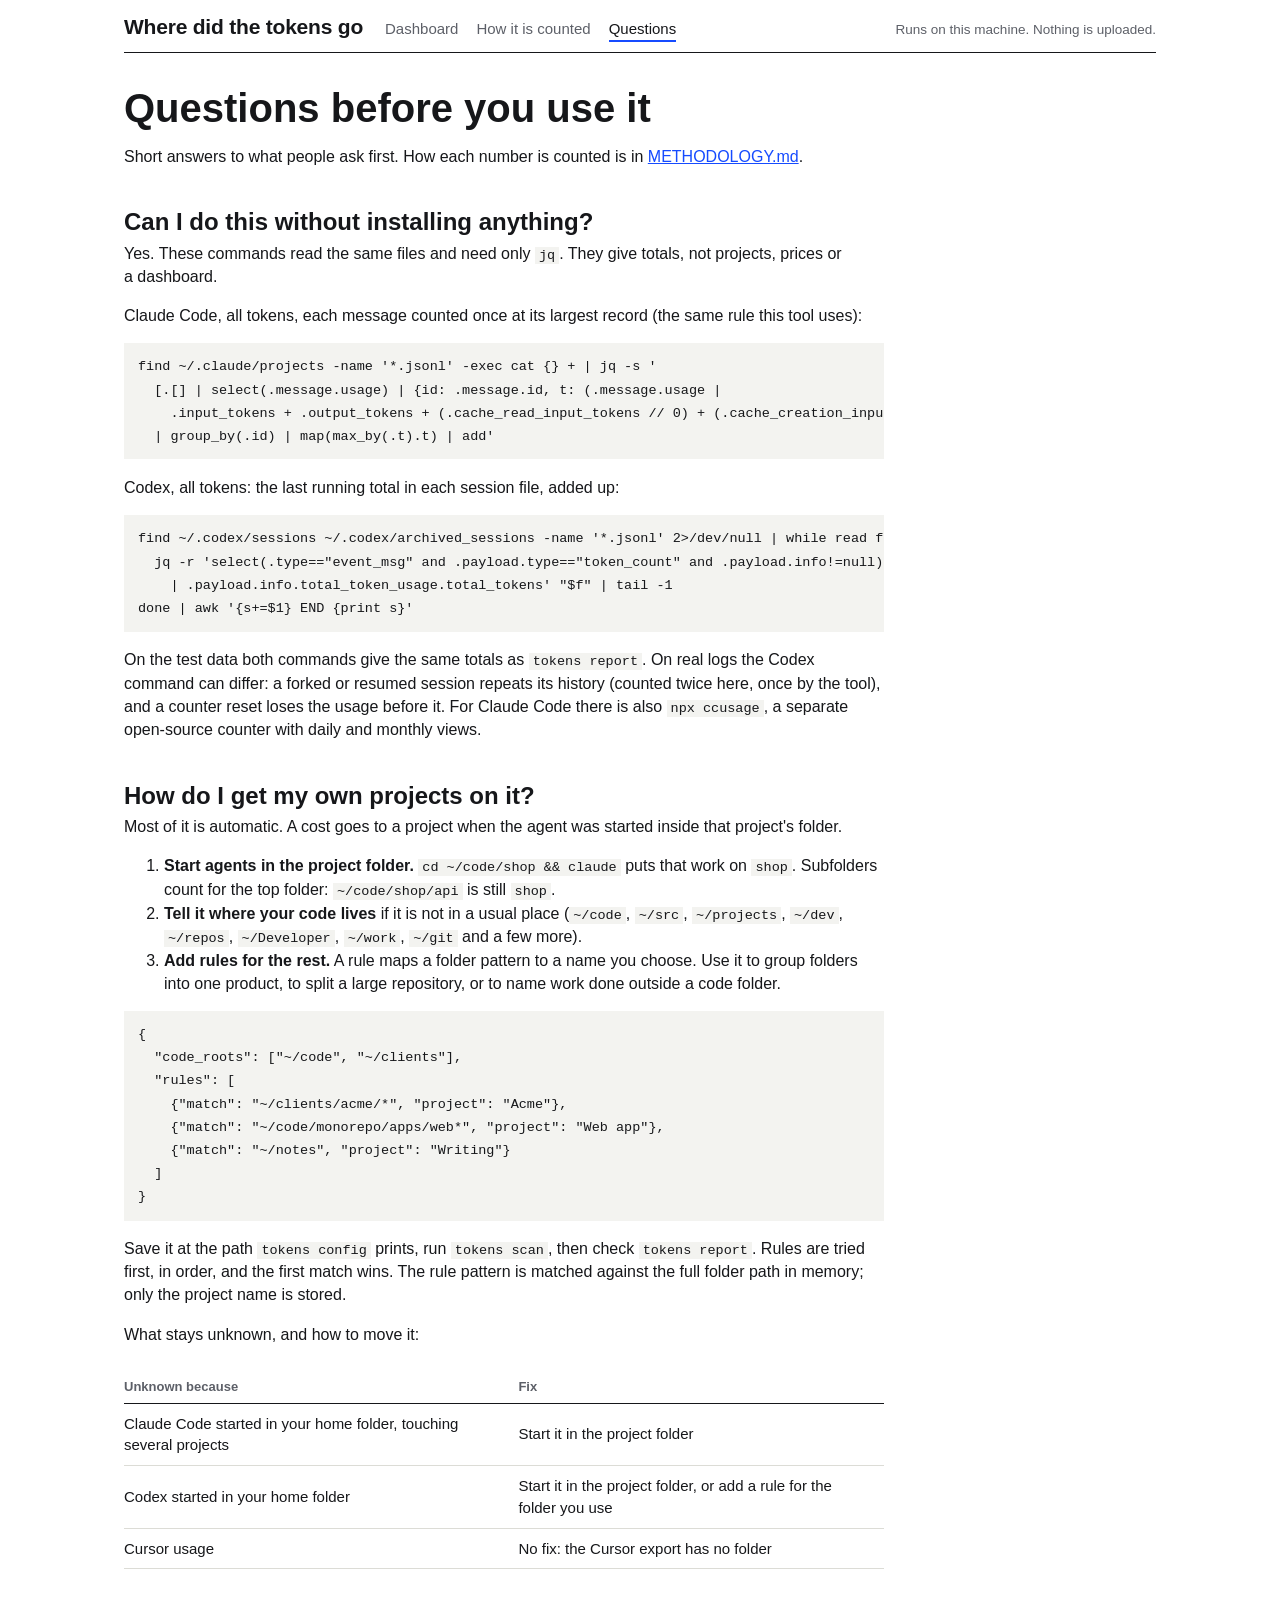
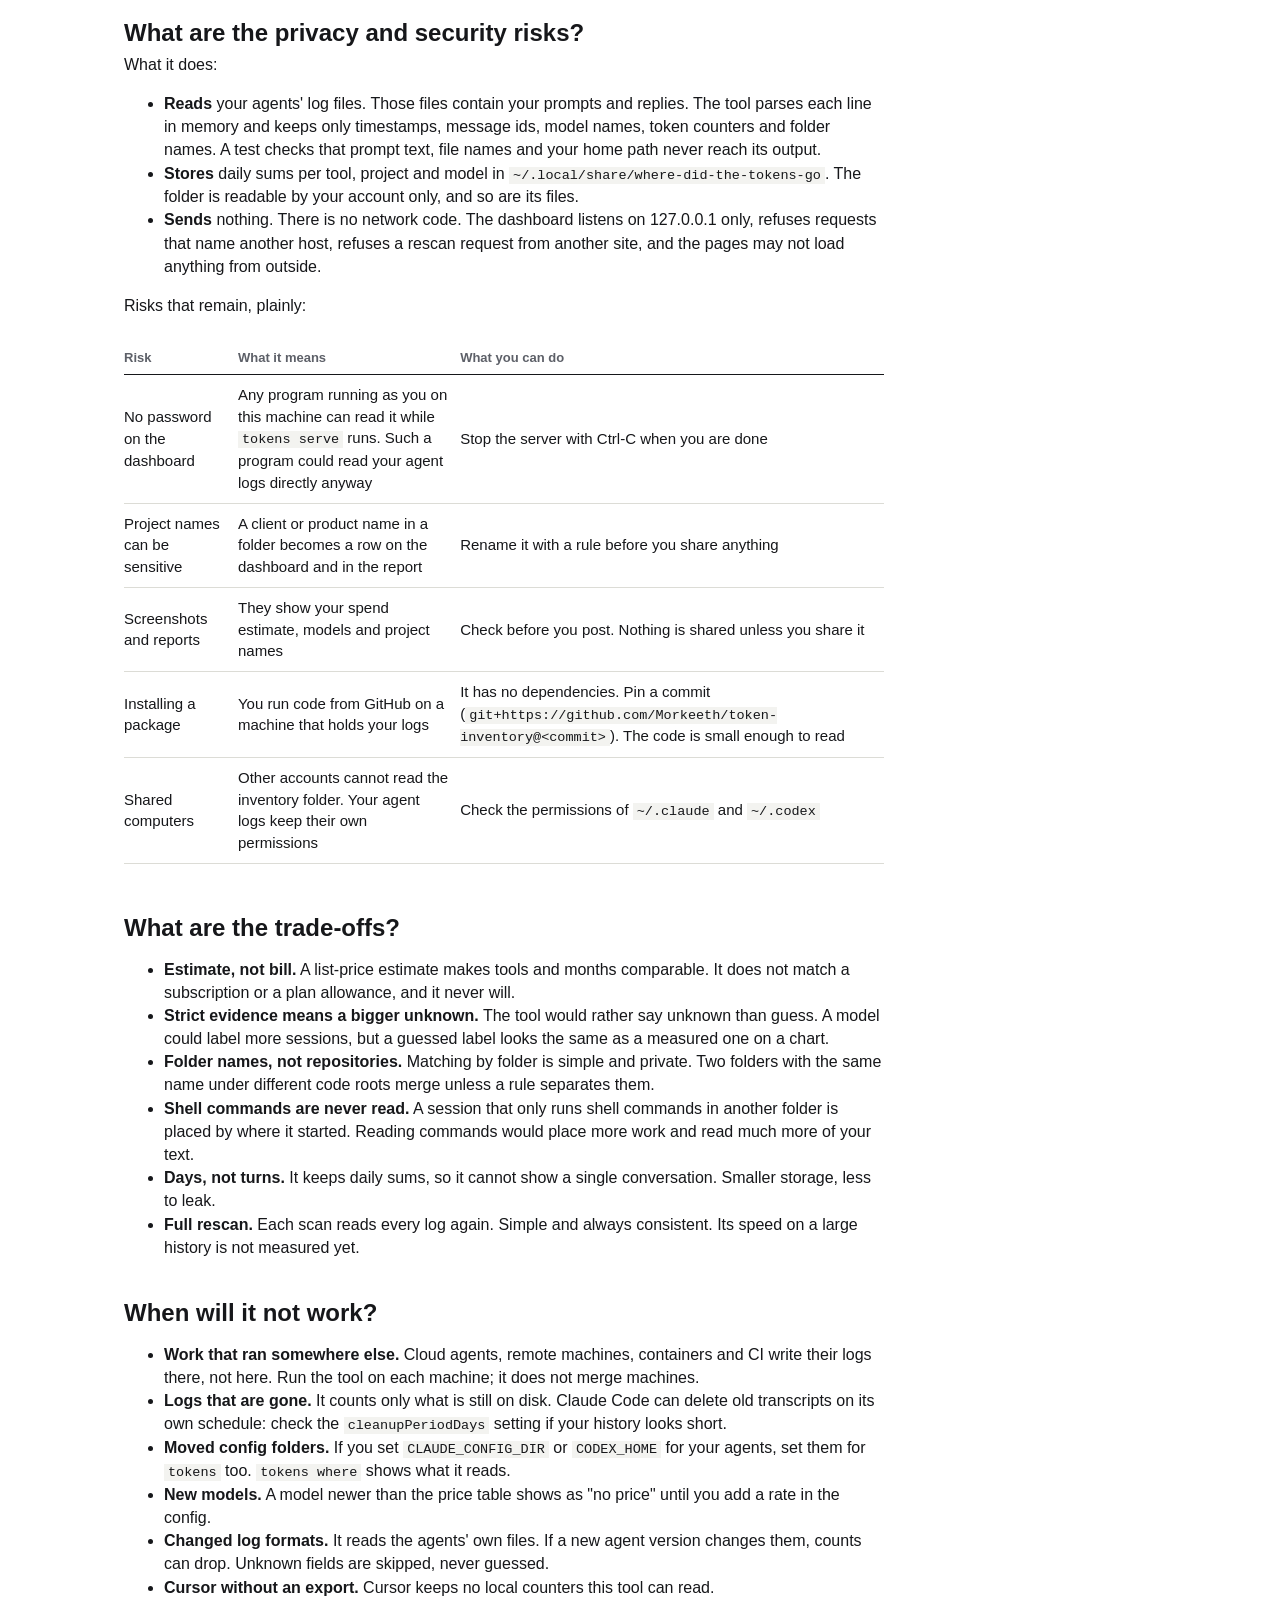
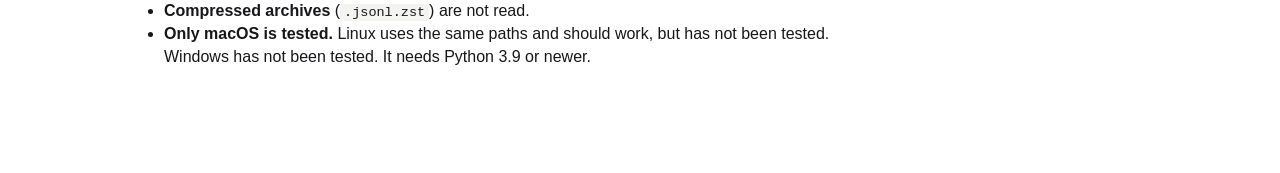
<file: wheretokens/web/guide.html>
<!doctype html>
<html lang="en">
<head>
<meta charset="utf-8">
<meta name="viewport" content="width=device-width,initial-scale=1">
<title>Questions · Where did the tokens go</title>
<link rel="icon" href="data:,">
<link rel="stylesheet" href="style.css">
</head>
<body>
<main>
  <header class="top">
    <h1>Where did the tokens go</h1>
    <nav><a href="./">Dashboard</a><a href="methodology.html">How it is counted</a><a href="guide.html" aria-current="page">Questions</a></nav>
    <span class="private">Runs on this machine. Nothing is uploaded.</span>
  </header>
  <article class="doc" id="doc" data-src="GUIDE.md">Loading…</article>
</main>
<script src="md.js"></script>
</body>
</html>
</file>
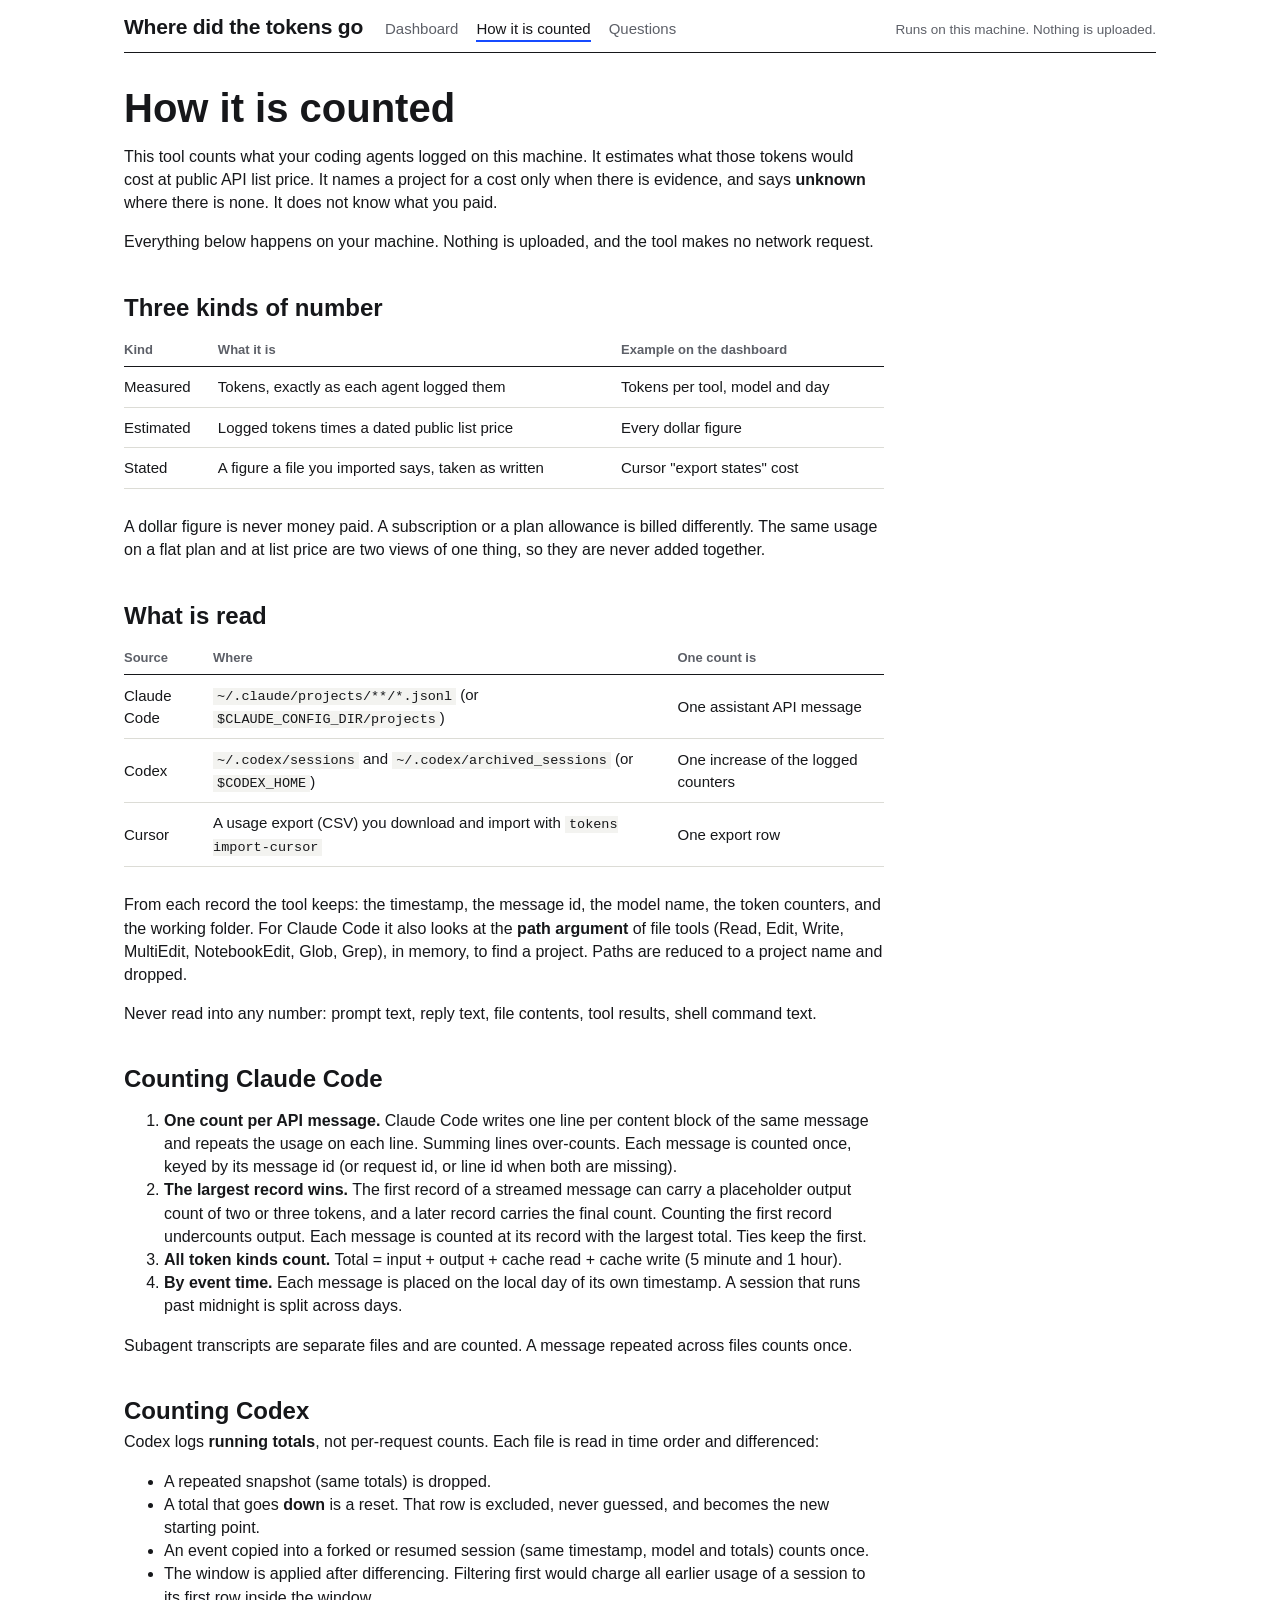
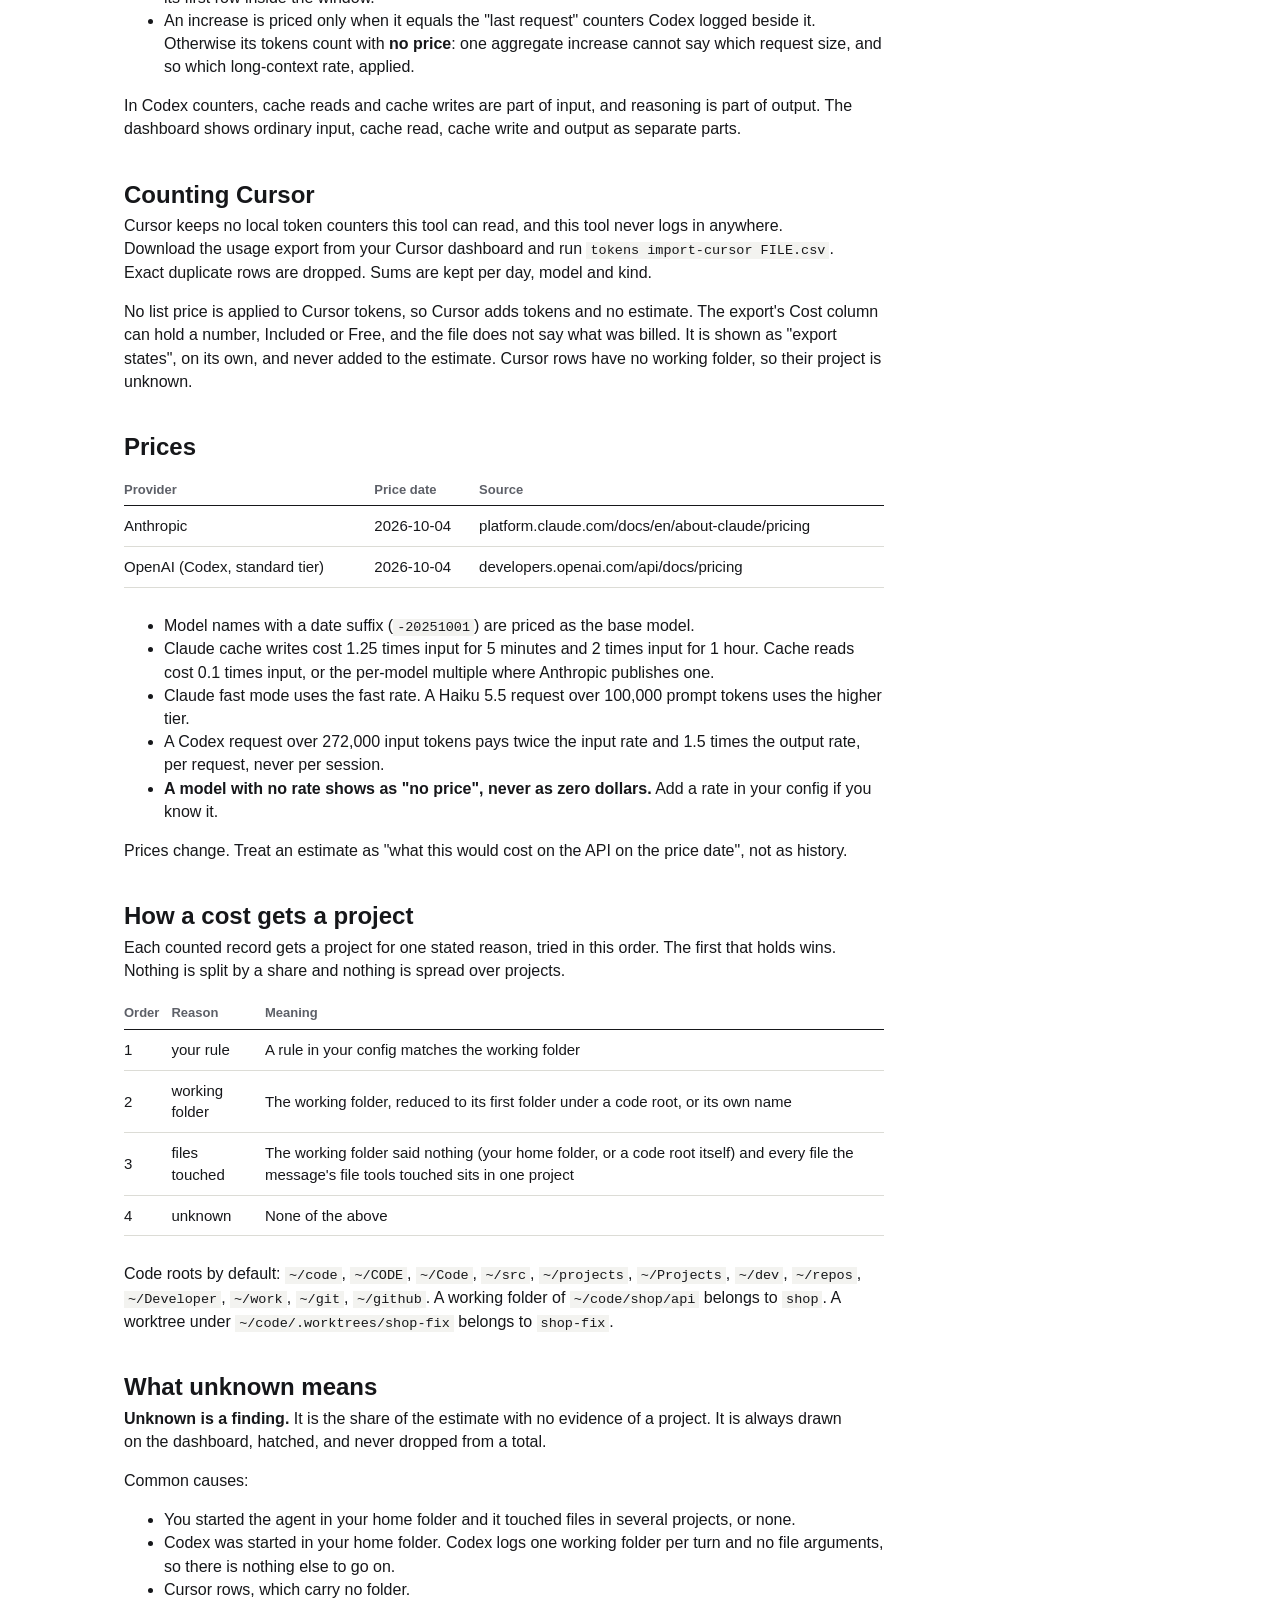
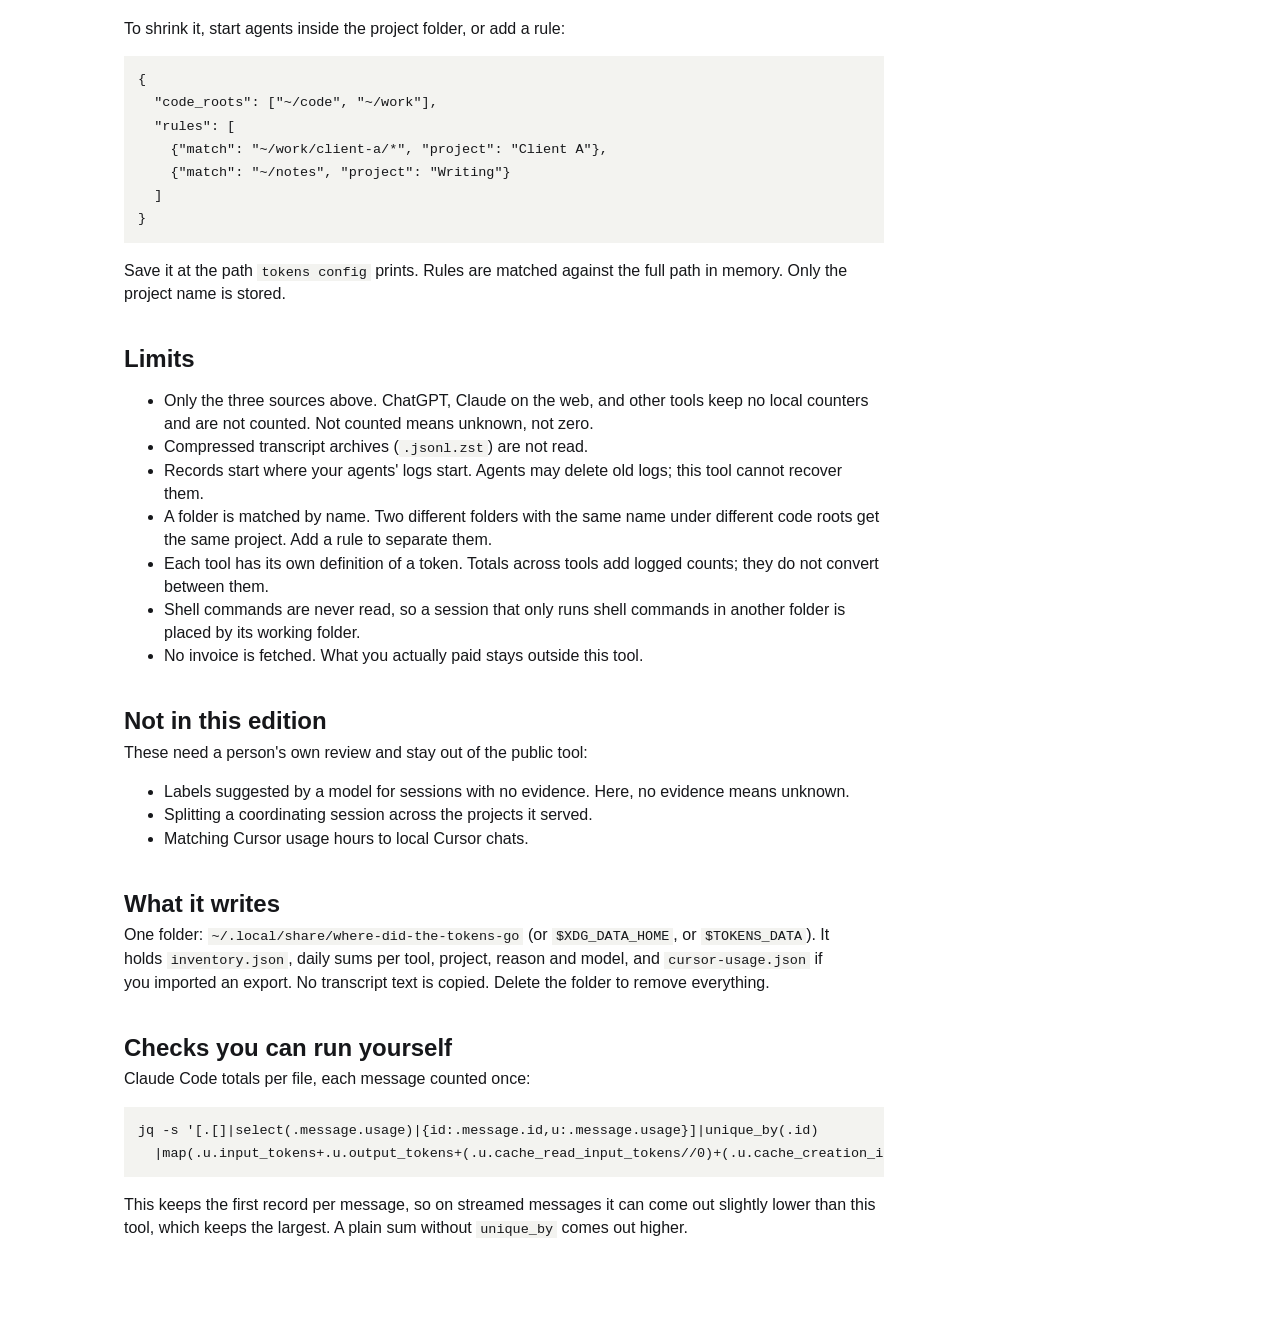
<file: wheretokens/web/methodology.html>
<!doctype html>
<html lang="en">
<head>
<meta charset="utf-8">
<meta name="viewport" content="width=device-width,initial-scale=1">
<title>How it is counted · Where did the tokens go</title>
<link rel="icon" href="data:,">
<link rel="stylesheet" href="style.css">
</head>
<body>
<main>
  <header class="top">
    <h1>Where did the tokens go</h1>
    <nav><a href="./">Dashboard</a><a href="methodology.html" aria-current="page">How it is counted</a><a href="guide.html">Questions</a></nav>
    <span class="private">Runs on this machine. Nothing is uploaded.</span>
  </header>
  <article class="doc" id="doc" data-src="METHODOLOGY.md">Loading the method…</article>
</main>
<script src="md.js"></script>
</body>
</html>
</file>
<file: wheretokens/web/style.css>
:root{
  --ink:#16171a; --soft:#5d6068; --line:#dcdcd6; --ground:#fff; --blue:#164bff;
  --b1:#164bff; --b2:#4f74ff; --b3:#8aa2ff; --b4:#bccaff;
  --cond:'Avenir Next Condensed','Avenir Next','Helvetica Neue',Helvetica,sans-serif;
  --text:'Avenir Next','Helvetica Neue',Helvetica,sans-serif;
  --num:'SF Mono',ui-monospace,Menlo,Consolas,monospace;
}
*{box-sizing:border-box}
html{-webkit-text-size-adjust:100%}
body{margin:0;background:var(--ground);color:var(--ink);font:16px/1.45 var(--text)}
main{max-width:1080px;margin:0 auto;padding:16px 24px 96px}
a{color:var(--blue)}
.top{display:flex;flex-wrap:wrap;gap:6px 22px;align-items:baseline;border-bottom:1px solid var(--ink);padding-bottom:10px}
.top h1{font:600 21px/1 var(--cond);margin:0;letter-spacing:-.01em}
.top nav{display:flex;gap:18px;font-size:15px}
.top nav a{text-decoration:none;color:var(--soft)}
.top nav a[aria-current]{color:var(--ink);border-bottom:2px solid var(--blue)}
.top .private{margin-left:auto;font-size:13.5px;color:var(--soft)}

.head{display:flex;flex-wrap:wrap;justify-content:space-between;align-items:flex-end;gap:18px;margin:34px 0 8px}
.big{font:600 76px/.9 var(--cond);letter-spacing:-.02em;font-variant-numeric:tabular-nums;margin:0}
.big small{display:block;font:400 15px/1.4 var(--text);letter-spacing:0;color:var(--soft);margin-top:10px}
.sub{font-size:15px;color:var(--soft);margin:4px 0 0}
.sub b{color:var(--ink);font-weight:600}
.controls{display:flex;gap:10px;align-items:center}
.seg{display:inline-flex;border:1px solid var(--ink)}
.seg button{font:500 14px var(--text);background:none;border:0;padding:7px 13px;cursor:pointer;color:var(--ink)}
.seg button+button{border-left:1px solid var(--ink)}
.seg button[aria-pressed=true]{background:var(--ink);color:#fff}
.act{font:500 14px var(--text);background:var(--blue);color:#fff;border:0;padding:8px 14px;cursor:pointer}
.act[disabled]{opacity:.55;cursor:default}

/* The one device: the whole window's estimate as one slab. Unknown is drawn, hatched, never dropped. */
.slab{display:flex;height:46px;margin:26px 0 6px;border:1px solid var(--ink)}
.slab span{display:flex;align-items:flex-end;height:100%;min-width:2px;overflow:hidden;padding:0 8px 6px;font-size:13px;color:#fff;white-space:nowrap;transition:flex-grow .25s ease-out}
.slab span.lt{color:var(--ink)}
.slab .unk b{background:#fff;color:var(--ink);font-weight:500;padding:0 4px}
.slab b{font-weight:500}
.slab span+span{border-left:1px solid #fff}
.slab .unk{background:repeating-linear-gradient(-45deg,#fff 0 5px,var(--ink) 5px 6px)}
.slab-key{display:flex;justify-content:space-between;font-size:13.5px;color:var(--soft)}

h2{font:600 24px/1.15 var(--cond);margin:46px 0 4px}
h2+p{margin:0 0 10px;color:var(--soft);font-size:15px;max-width:720px}
table{width:100%;border-collapse:collapse;font-size:15px}
th{text-align:left;font-weight:600;font-size:13px;color:var(--soft);border-bottom:1px solid var(--ink);padding:6px 12px 6px 0}
td{border-bottom:1px solid var(--line);padding:9px 12px 9px 0;vertical-align:middle}
th.n{text-align:right}
td.n{text-align:right;font-family:var(--num);font-size:13.5px;font-variant-numeric:tabular-nums;white-space:nowrap}
td.bar{width:34%}
.meter{height:10px;background:var(--b1)}
tr.unk .meter{background:repeating-linear-gradient(-45deg,#fff 0 3px,var(--ink) 3px 4px);border:1px solid var(--ink)}
tr.unk td:first-child{font-style:italic}
.why{display:block;font-size:12.5px;color:var(--soft)}
.tag{font-size:12px;color:var(--soft);border:1px solid var(--line);padding:1px 6px;margin-left:6px;white-space:nowrap}
.scroll{overflow-x:auto}

.days{display:flex;align-items:flex-end;gap:2px;height:120px;border-bottom:1px solid var(--ink);margin-top:12px}
.days i{flex:1;background:var(--b1);min-height:1px}
.days i.zero{background:var(--line)}
.days-key{display:flex;justify-content:space-between;font-size:12.5px;color:var(--soft);font-family:var(--num);margin-top:4px}

.empty{border:1px solid var(--ink);padding:22px 24px;margin-top:30px;max-width:720px}
.empty h2{margin-top:0}
.empty code,.foot code{font-family:var(--num);font-size:13px}
.foot{margin-top:56px;padding-top:12px;border-top:1px solid var(--line);font-size:13.5px;color:var(--soft)}
.foot p{margin:3px 0}

/* Methodology */
.doc{max-width:760px}
.doc h1{font:600 40px/1.05 var(--cond);margin:34px 0 10px}
.doc h2{margin-top:40px}
.doc p,.doc li{font-size:16px}
.doc code{font-family:var(--num);font-size:13.5px;background:#f3f3f0;padding:1px 4px}
.doc pre{background:#f3f3f0;padding:12px 14px;overflow:auto}
.doc pre code{background:none;padding:0}
.doc table{margin:10px 0}

@media (max-width:700px){
  main{padding:12px 16px 72px}
  .big{font-size:56px}
  .top .private{margin-left:0;width:100%}
  td.bar{width:28%}
  .hide-s{display:none}
}
@media (prefers-reduced-motion:reduce){.slab span{transition:none}}
.doc h2+p{color:var(--ink);font-size:16px;margin:6px 0}
</file>
